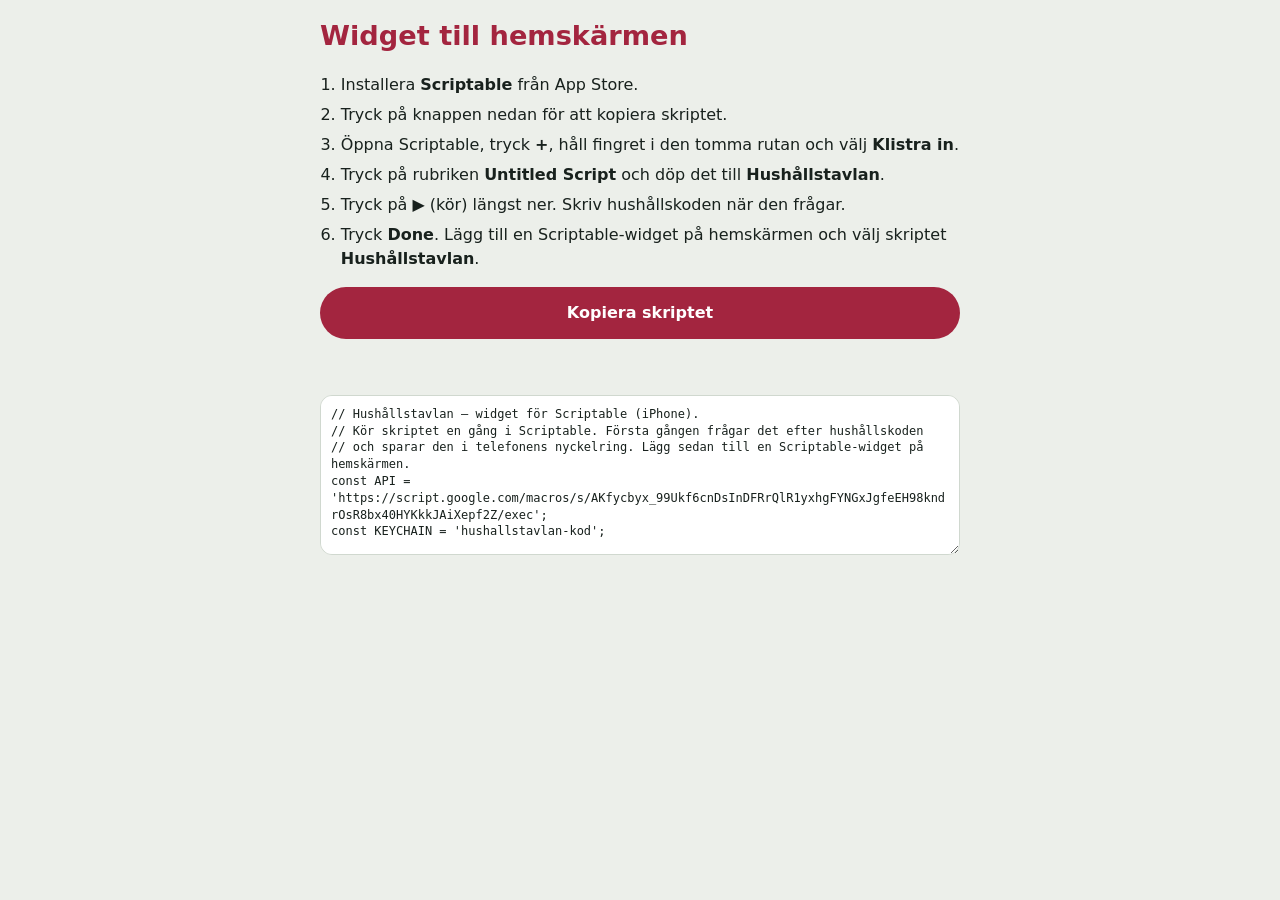
<file: widget.html>
<!doctype html>
<html lang="sv">
<head>
<meta charset="utf-8">
<meta name="viewport" content="width=device-width,initial-scale=1,viewport-fit=cover">
<title>Widget för Hushållstavlan</title>
<style>
:root{--bg:#ECEFEA;--surface:#fff;--ink:#18211D;--ink-2:#56625C;--line:#D0D8CF;--accent:#A3253F;--accent-ink:#fff;--moss:#3C6A4A;color-scheme:light}
@media (prefers-color-scheme:dark){:root{--bg:#101513;--surface:#19201D;--ink:#E4EBE6;--ink-2:#9CAAA2;--line:#2D3833;--accent:#EC7088;--accent-ink:#22090F;--moss:#86C597;color-scheme:dark}}
*{box-sizing:border-box}
body{margin:0;background:var(--bg);color:var(--ink);font:16px/1.5 -apple-system,"Segoe UI",system-ui,sans-serif;padding:calc(16px + env(safe-area-inset-top)) 16px calc(24px + env(safe-area-inset-bottom))}
main{max-width:640px;margin:0 auto;display:flex;flex-direction:column;gap:16px}
h1{font-size:1.7rem;margin:0;color:var(--accent)}
ol{margin:0;padding-left:1.3em;display:flex;flex-direction:column;gap:6px}
button{font:inherit;font-weight:700;border:0;border-radius:999px;padding:14px 20px;background:var(--accent);color:var(--accent-ink);min-height:52px}
textarea{width:100%;height:160px;border:1px solid var(--line);border-radius:12px;background:var(--surface);color:var(--ink);font:12px/1.4 ui-monospace,Menlo,monospace;padding:10px}
.ok{color:var(--moss);font-weight:700;min-height:1.5em}
</style>
</head>
<body>
<main>
<h1>Widget till hemskärmen</h1>
<ol>
<li>Installera <b>Scriptable</b> från App Store.</li>
<li>Tryck på knappen nedan för att kopiera skriptet.</li>
<li>Öppna Scriptable, tryck <b>+</b>, håll fingret i den tomma rutan och välj <b>Klistra in</b>.</li>
<li>Tryck på rubriken <b>Untitled Script</b> och döp det till <b>Hushållstavlan</b>.</li>
<li>Tryck på ▶ (kör) längst ner. Skriv hushållskoden när den frågar.</li>
<li>Tryck <b>Done</b>. Lägg till en Scriptable-widget på hemskärmen och välj skriptet <b>Hushållstavlan</b>.</li>
</ol>
<button id="copy" type="button">Kopiera skriptet</button>
<div class="ok" id="ok" role="status"></div>
<textarea id="code" readonly aria-label="Skriptet">Hämtar skriptet…</textarea>
</main>
<script>
const ta=document.getElementById('code'),ok=document.getElementById('ok');
fetch('widget.txt',{cache:'no-store'}).then(r=>r.text()).then(t=>{ta.value=t}).catch(()=>{ta.value='Kunde inte hämta skriptet. Ladda om sidan.'});
document.getElementById('copy').addEventListener('click',async()=>{
  try{await navigator.clipboard.writeText(ta.value);ok.textContent='Kopierat! Öppna Scriptable och klistra in.'}
  catch(e){ta.focus();ta.select();ta.setSelectionRange(0,ta.value.length);try{document.execCommand('copy');ok.textContent='Kopierat! Öppna Scriptable och klistra in.'}catch(x){ok.textContent='Texten är markerad. Tryck på den och välj Kopiera.'}}
});
</script>
</body>
</html>
</file>
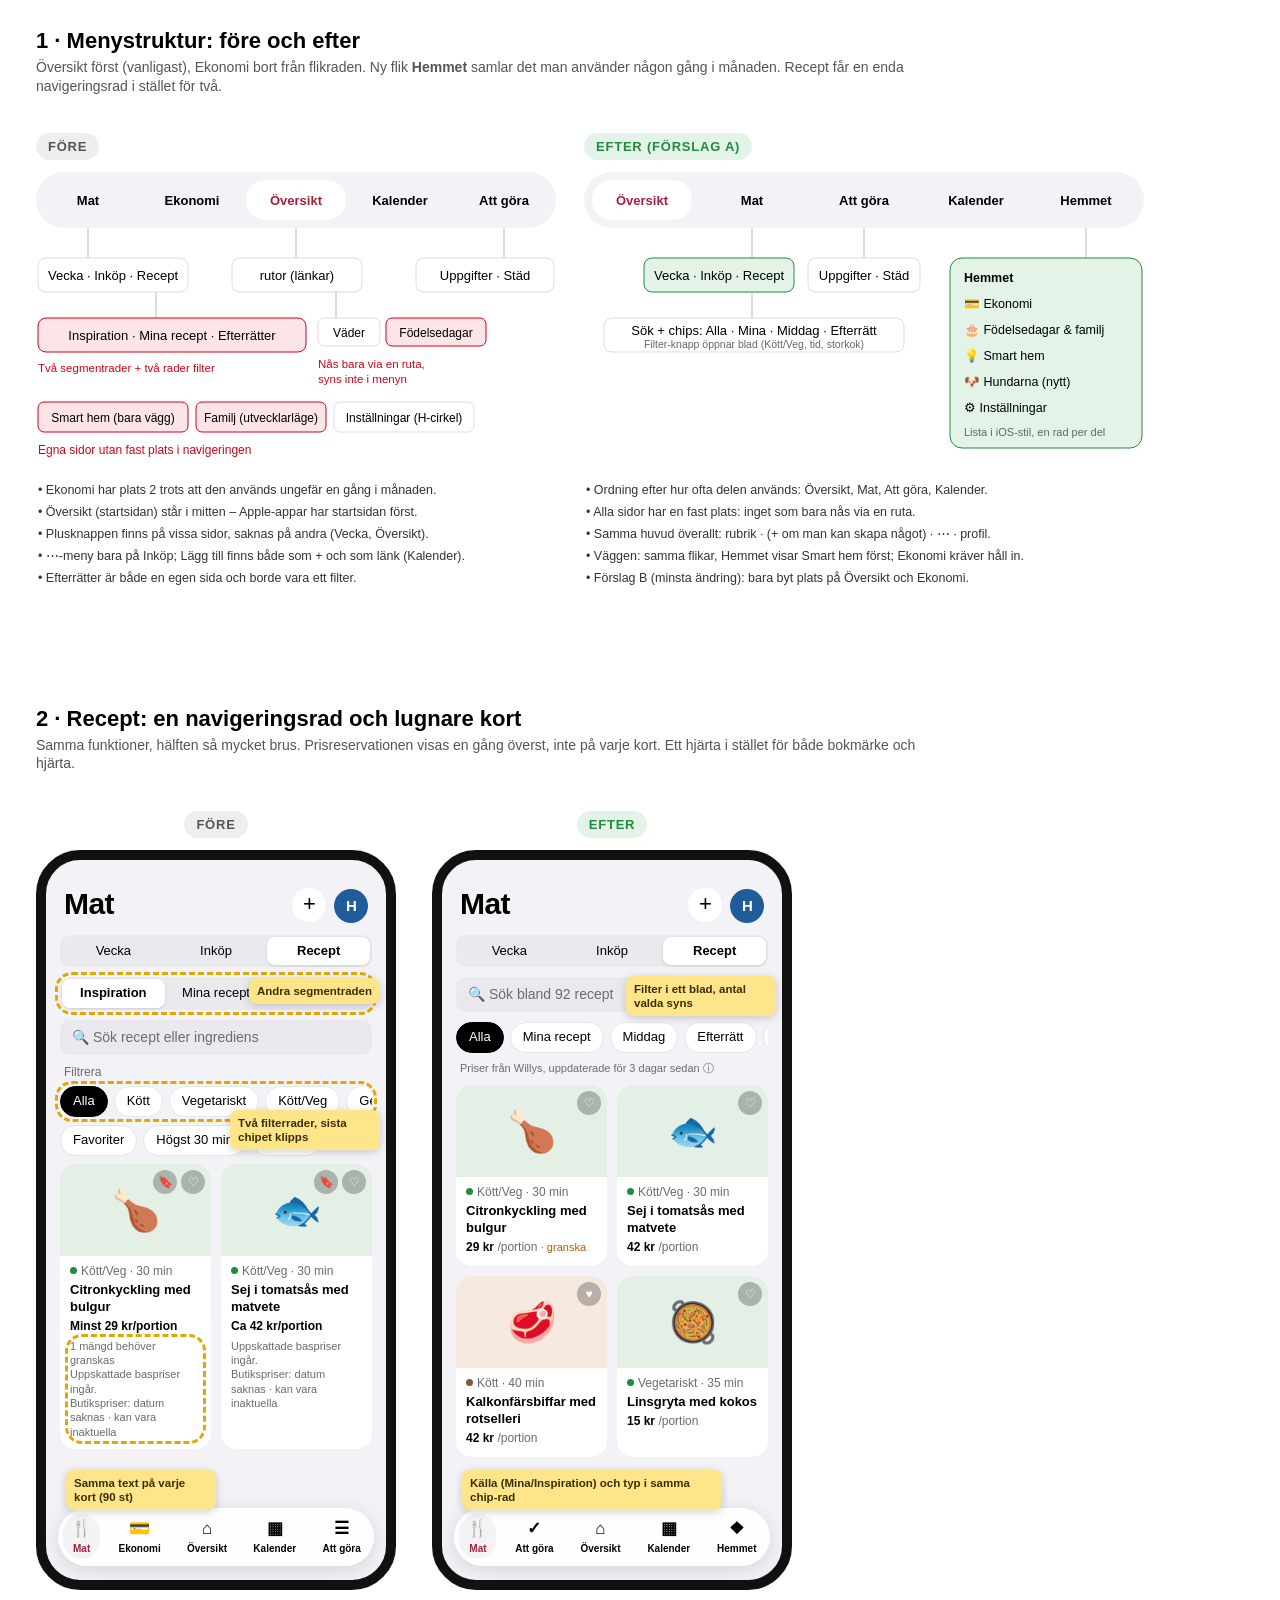
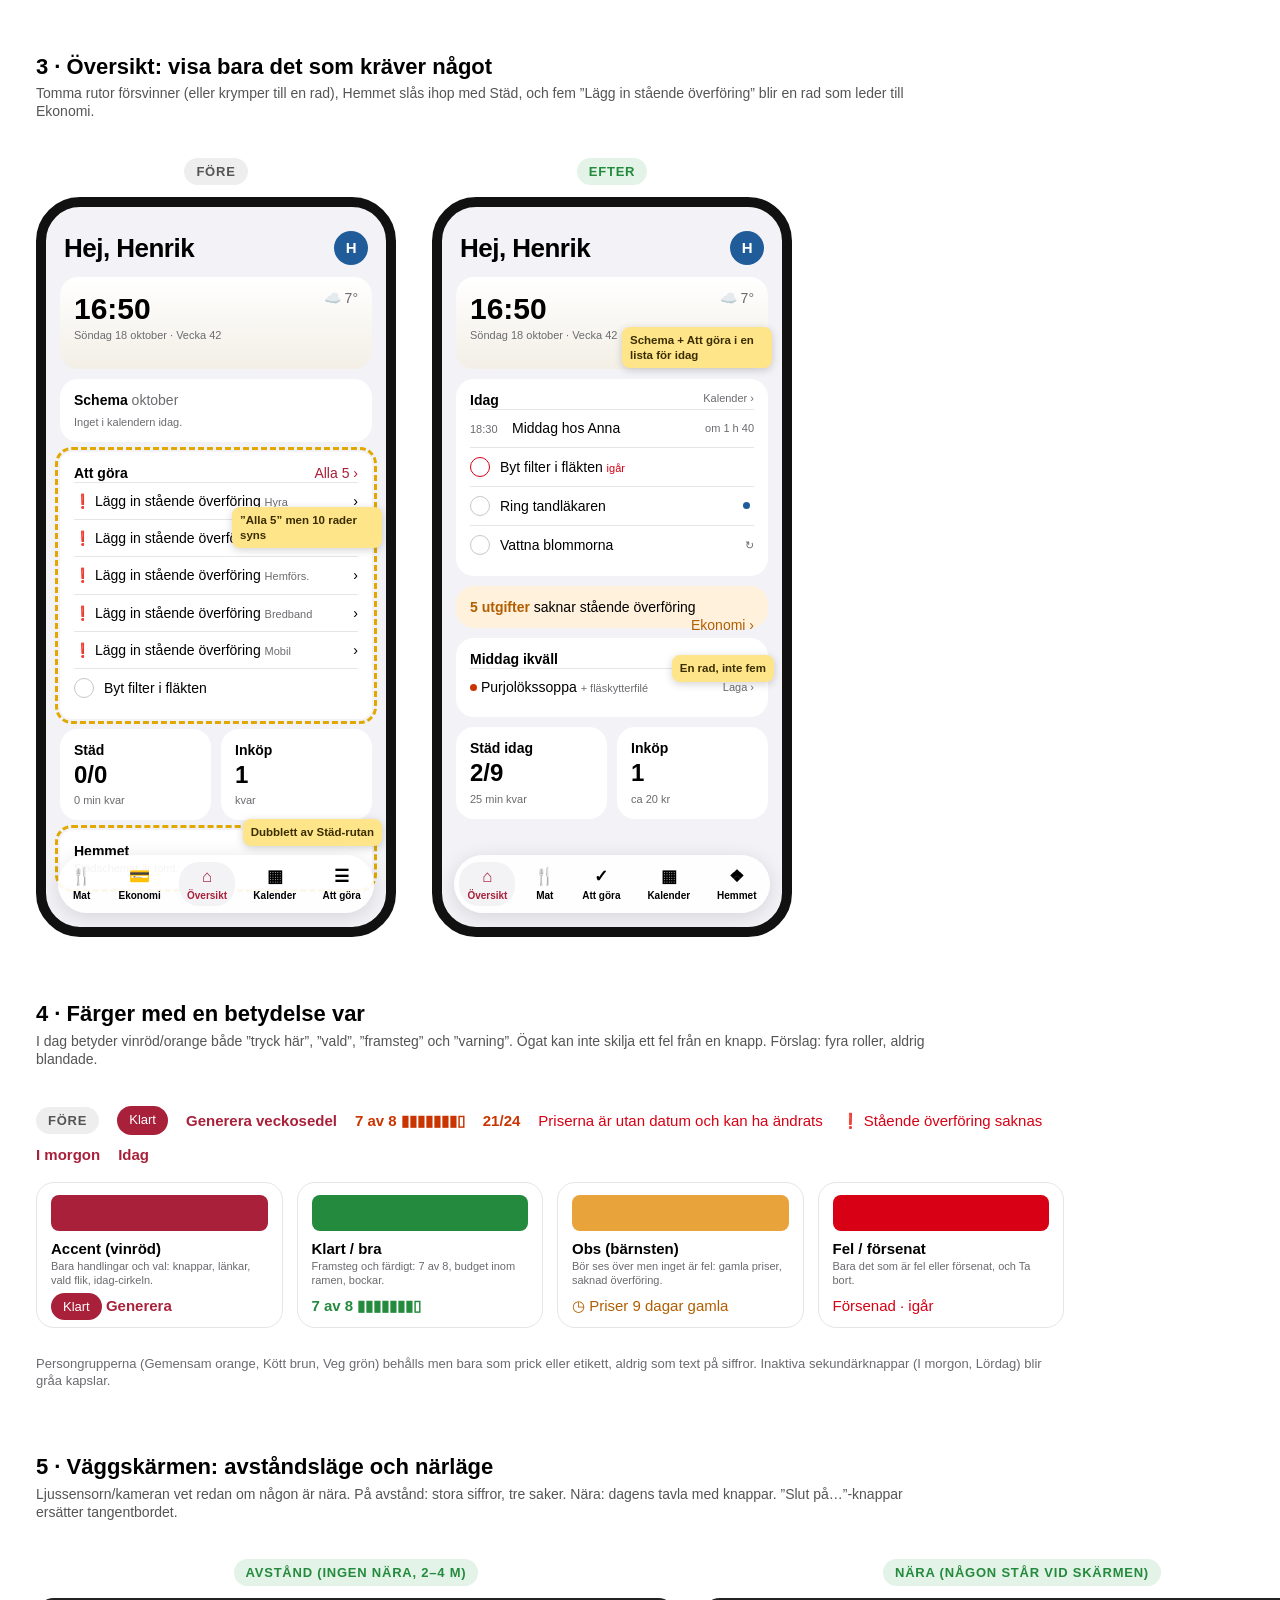
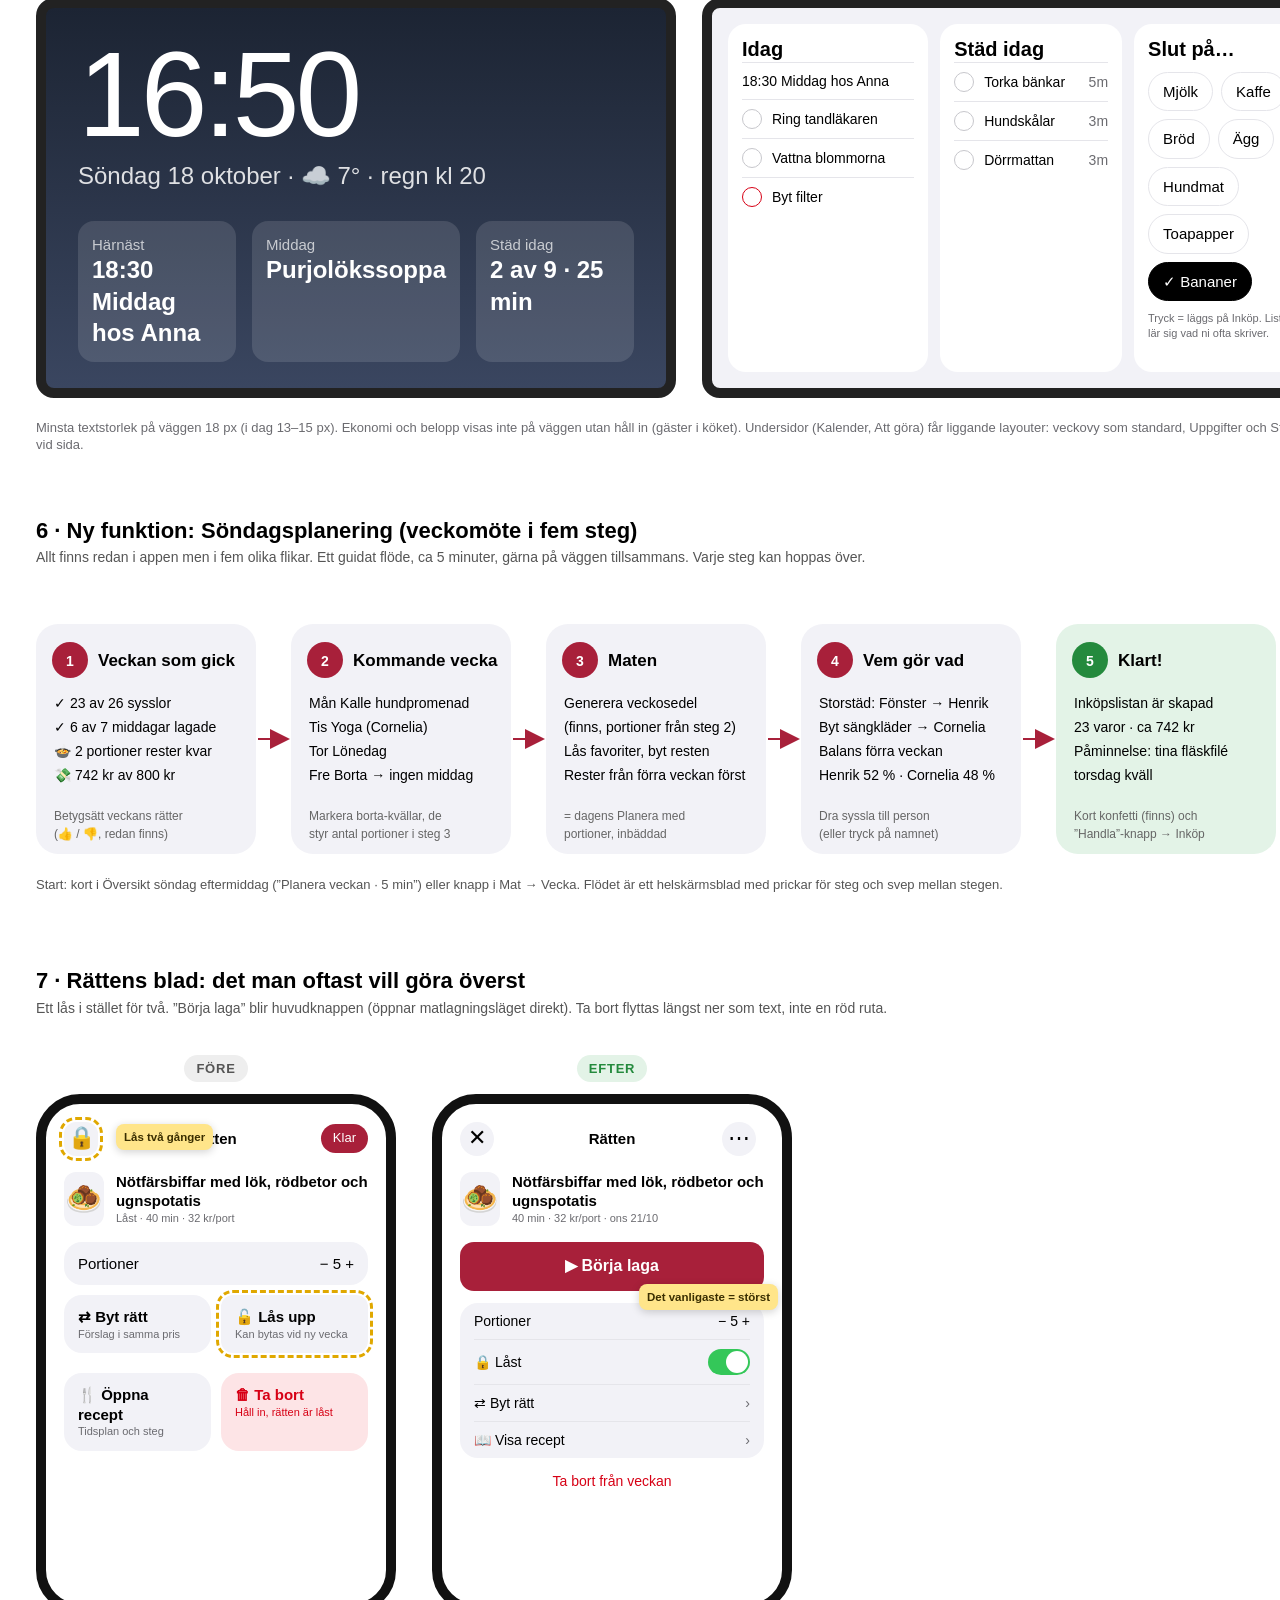
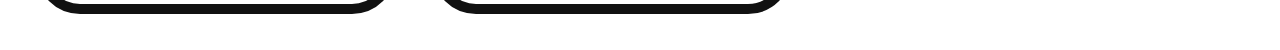
<file: docs/granskning-2026-11/skisser.html>
<!doctype html><html lang="sv"><head><meta charset="utf-8">
<style>
:root{--bg:#F2F2F7;--card:#fff;--ink:#000;--ink2:#6B6B70;--ink3:#AEAEB2;--line:#E5E5EA;--acc:#A8203A;--accS:#F7E6E9;--ok:#248A3D;--okS:#E3F3E7;--warn:#B25E00;--warnS:#FFF1DC;--bad:#D70015;--badS:#FDE4E6;--fill:#E9E9EE}
*{box-sizing:border-box}body{margin:0;font:15px/1.3 -apple-system,"SF Pro Text","Inter","Helvetica Neue",Arial,sans-serif;color:var(--ink);background:#fff}
.board{display:inline-flex;gap:36px;padding:32px 36px 36px;background:#fff;align-items:flex-start}
.col{display:flex;flex-direction:column;gap:12px;align-items:center}
.tag{font:700 13px/1 sans-serif;letter-spacing:.06em;text-transform:uppercase;padding:7px 12px;border-radius:99px}
.tag.fore{background:#EEE;color:#555}.tag.efter{background:var(--okS);color:var(--ok)}
.phone{width:360px;height:740px;background:var(--bg);border-radius:44px;border:10px solid #111;overflow:hidden;position:relative;padding:14px 14px 0}
.h1{font:700 30px/1.1 sans-serif;letter-spacing:-.02em;margin:10px 4px 12px;display:flex;justify-content:space-between;align-items:center}
.av{width:34px;height:34px;border-radius:50%;background:#1F5C99;color:#fff;font:600 15px/34px sans-serif;text-align:center}
.circ{width:34px;height:34px;border-radius:50%;background:#fff;color:#000;font:400 22px/32px sans-serif;text-align:center;display:inline-block;margin-right:8px}
.seg{display:flex;background:var(--fill);border-radius:10px;padding:2px;margin:0 0 10px}.seg span{flex:1;text-align:center;padding:6px 0;font-size:13px;font-weight:500;border-radius:8px}.seg .on{background:#fff;box-shadow:0 1px 3px rgba(0,0,0,.12);font-weight:600}
.search{background:var(--fill);border-radius:10px;padding:8px 12px;color:var(--ink2);font-size:14px;margin-bottom:10px}
.chips{display:flex;gap:6px;flex-wrap:nowrap;overflow:hidden;margin-bottom:8px}.chip{border-radius:99px;padding:6px 12px;background:#fff;font-size:13px;white-space:nowrap;border:1px solid var(--line)}.chip.on{background:#000;color:#fff;border-color:#000}
.lbl{font-size:12px;color:var(--ink2);margin:4px 4px 6px}
.card{background:var(--card);border-radius:18px;padding:12px 14px;margin-bottom:10px}
.cards2{display:grid;grid-template-columns:1fr 1fr;gap:10px}
.rc{background:#fff;border-radius:16px;overflow:hidden}.rc .img{height:92px;background:#E4EFE6;display:flex;align-items:center;justify-content:center;font-size:40px;position:relative}
.rc .b{padding:8px 10px 10px;font-size:12px}.rc .t{font-weight:600;font-size:13px;margin:3px 0}.mu{color:var(--ink2)}.xs{font-size:11px}
.ic{position:absolute;top:6px;right:6px;width:24px;height:24px;border-radius:50%;background:rgba(0,0,0,.25);color:#fff;font-size:12px;line-height:24px;text-align:center}.ic.l{right:34px}
.dot{display:inline-block;width:7px;height:7px;border-radius:50%;margin-right:4px;vertical-align:1px}
.nav{position:absolute;left:12px;right:12px;bottom:14px;height:58px;border-radius:30px;background:rgba(255,255,255,.92);box-shadow:0 4px 20px rgba(0,0,0,.12);display:flex;justify-content:space-around;align-items:center;font-size:10px;font-weight:600}
.nav div{text-align:center;padding:4px 8px;border-radius:20px}.nav .on{color:var(--acc);background:#F3F3F5}.nav b{display:block;font-size:17px;margin-bottom:1px}
.row{display:flex;justify-content:space-between;align-items:center;padding:9px 0;border-top:1px solid var(--line);font-size:14px}.row:first-child{border-top:0}
.ck{width:20px;height:20px;border-radius:50%;border:1.5px solid #C7C7CC;display:inline-block;vertical-align:-5px;margin-right:10px}
.hl{outline:3px dashed #E0A800;outline-offset:2px;border-radius:12px}
.note{position:absolute;background:#FFE58A;color:#3A2E00;font:600 11.5px/1.25 sans-serif;padding:6px 8px;border-radius:8px;box-shadow:0 2px 8px rgba(0,0,0,.18);max-width:150px;z-index:5}
.title{font:700 22px/1.2 sans-serif;margin:0 0 4px}.sub{font-size:14px;color:#555;max-width:900px;margin:0 0 6px}
.wrap{padding:28px 36px 0;background:#fff}
</style></head><body>

<!-- 1. MENY -->
<section id="m1" style="display:inline-block;background:#fff">
<div class="wrap"><div class="title">1 · Menystruktur: före och efter</div><div class="sub">Översikt först (vanligast), Ekonomi bort från flikraden. Ny flik <b>Hemmet</b> samlar det man använder någon gång i månaden. Recept får en enda navigeringsrad i stället för två.</div></div>
<div class="board" style="gap:28px">
 <div class="col" style="align-items:stretch;width:520px"><span class="tag fore" style="align-self:flex-start">Före</span>
  <svg width="520" height="470" viewBox="0 0 520 470" font-family="sans-serif" font-size="13">
   <rect x="0" y="0" width="520" height="56" rx="28" fill="#F2F2F7"/>
   <g text-anchor="middle" font-weight="600"><text x="52" y="33">Mat</text><text x="156" y="33">Ekonomi</text><rect x="210" y="8" width="100" height="40" rx="20" fill="#fff"/><text x="260" y="33" fill="#A8203A">Översikt</text><text x="364" y="33">Kalender</text><text x="468" y="33">Att göra</text></g>
   <g stroke="#bbb" fill="none"><path d="M52 56v30"/><path d="M468 56v30"/><path d="M260 56v30"/></g>
   <rect x="2" y="86" width="150" height="34" rx="8" fill="#fff" stroke="#ddd"/><text x="77" y="108" text-anchor="middle">Vecka · Inköp · Recept</text>
   <path d="M120 120v26" stroke="#bbb"/>
   <rect x="2" y="146" width="268" height="34" rx="8" fill="#FDE4E6" stroke="#D70015"/><text x="136" y="168" text-anchor="middle">Inspiration · Mina recept · Efterrätter</text>
   <text x="2" y="200" fill="#D70015" font-size="11.5">Två segmentrader + två rader filter</text>
   <rect x="380" y="86" width="138" height="34" rx="8" fill="#fff" stroke="#ddd"/><text x="449" y="108" text-anchor="middle">Uppgifter · Städ</text>
   <rect x="196" y="86" width="130" height="34" rx="8" fill="#fff" stroke="#ddd"/><text x="261" y="108" text-anchor="middle">rutor (länkar)</text>
   <path d="M300 120v26" stroke="#bbb"/>
   <g font-size="12"><rect x="282" y="146" width="62" height="28" rx="6" fill="#fff" stroke="#ddd"/><text x="313" y="165" text-anchor="middle">Väder</text>
   <rect x="350" y="146" width="100" height="28" rx="6" fill="#FDE4E6" stroke="#D70015"/><text x="400" y="165" text-anchor="middle">Födelsedagar</text></g>
   <text x="282" y="196" fill="#D70015" font-size="11.5">Nås bara via en ruta,</text><text x="282" y="211" fill="#D70015" font-size="11.5">syns inte i menyn</text>
   <g font-size="12"><rect x="2" y="230" width="150" height="30" rx="6" fill="#FDE4E6" stroke="#D70015"/><text x="77" y="250" text-anchor="middle">Smart hem (bara vägg)</text>
   <rect x="160" y="230" width="130" height="30" rx="6" fill="#FDE4E6" stroke="#D70015"/><text x="225" y="250" text-anchor="middle">Familj (utvecklarläge)</text>
   <rect x="298" y="230" width="140" height="30" rx="6" fill="#fff" stroke="#ddd"/><text x="368" y="250" text-anchor="middle">Inställningar (H-cirkel)</text></g>
   <text x="2" y="282" fill="#D70015" font-size="12">Egna sidor utan fast plats i navigeringen</text>
   <g font-size="12.5" fill="#333">
    <text x="2" y="322">• Ekonomi har plats 2 trots att den används ungefär en gång i månaden.</text>
    <text x="2" y="344">• Översikt (startsidan) står i mitten – Apple-appar har startsidan först.</text>
    <text x="2" y="366">• Plusknappen finns på vissa sidor, saknas på andra (Vecka, Översikt).</text>
    <text x="2" y="388">• ⋯-meny bara på Inköp; Lägg till finns både som + och som länk (Kalender).</text>
    <text x="2" y="410">• Efterrätter är både en egen sida och borde vara ett filter.</text>
   </g>
  </svg></div>
 <div class="col" style="align-items:stretch;width:560px"><span class="tag efter" style="align-self:flex-start">Efter (förslag A)</span>
  <svg width="560" height="470" viewBox="0 0 560 470" font-family="sans-serif" font-size="13">
   <rect x="0" y="0" width="560" height="56" rx="28" fill="#F2F2F7"/>
   <g text-anchor="middle" font-weight="600"><rect x="8" y="8" width="100" height="40" rx="20" fill="#fff"/><text x="58" y="33" fill="#A8203A">Översikt</text><text x="168" y="33">Mat</text><text x="280" y="33">Att göra</text><text x="392" y="33">Kalender</text><text x="502" y="33">Hemmet</text></g>
   <g stroke="#bbb"><path d="M168 56v30"/><path d="M280 56v30"/><path d="M502 56v30"/></g>
   <rect x="60" y="86" width="150" height="34" rx="8" fill="#E3F3E7" stroke="#248A3D"/><text x="135" y="108" text-anchor="middle">Vecka · Inköp · Recept</text>
   <path d="M168 120v26" stroke="#bbb"/>
   <rect x="20" y="146" width="300" height="34" rx="8" fill="#fff" stroke="#ddd"/><text x="170" y="163" text-anchor="middle">Sök + chips: Alla · Mina · Middag · Efterrätt</text><text x="170" y="176" text-anchor="middle" font-size="10.5" fill="#666">Filter-knapp öppnar blad (Kött/Veg, tid, storkok)</text>
   <rect x="250" y="86" width="64" height="34" rx="8" fill="#fff" stroke="#ddd" opacity="0"/>
   <rect x="232" y="196" width="0" height="0"/>
   <rect x="366" y="86" width="192" height="190" rx="12" fill="#E3F3E7" stroke="#248A3D"/>
   <g font-size="12.5"><text x="380" y="110" font-weight="700">Hemmet</text>
    <text x="380" y="136">💳  Ekonomi</text><text x="380" y="162">🎂  Födelsedagar &amp; familj</text><text x="380" y="188">💡  Smart hem</text><text x="380" y="214">🐶  Hundarna (nytt)</text><text x="380" y="240">⚙︎  Inställningar</text><text x="380" y="264" font-size="11" fill="#666">Lista i iOS-stil, en rad per del</text></g>
   <rect x="224" y="86" width="112" height="34" rx="8" fill="#fff" stroke="#ddd"/><text x="280" y="108" text-anchor="middle">Uppgifter · Städ</text>
   <g font-size="12.5" fill="#333">
    <text x="2" y="322">• Ordning efter hur ofta delen används: Översikt, Mat, Att göra, Kalender.</text>
    <text x="2" y="344">• Alla sidor har en fast plats: inget som bara nås via en ruta.</text>
    <text x="2" y="366">• Samma huvud överallt: rubrik · (+ om man kan skapa något) · ⋯ · profil.</text>
    <text x="2" y="388">• Väggen: samma flikar, Hemmet visar Smart hem först; Ekonomi kräver håll in.</text>
    <text x="2" y="410">• Förslag B (minsta ändring): bara byt plats på Översikt och Ekonomi.</text>
   </g>
  </svg></div>
</div></section>

<!-- 2. RECEPT -->
<section id="m2" style="display:inline-block;background:#fff">
<div class="wrap"><div class="title">2 · Recept: en navigeringsrad och lugnare kort</div><div class="sub">Samma funktioner, hälften så mycket brus. Prisreservationen visas en gång överst, inte på varje kort. Ett hjärta i stället för både bokmärke och hjärta.</div></div>
<div class="board">
<div class="col"><span class="tag fore">Före</span><div class="phone">
 <div class="h1">Mat <span><span class="circ">+</span><span class="av" style="display:inline-block">H</span></span></div>
 <div class="seg"><span>Vecka</span><span>Inköp</span><span class="on">Recept</span></div>
 <div class="seg hl"><span class="on">Inspiration</span><span>Mina recept</span><span>Efterrätter</span></div>
 <div class="search">🔍 Sök recept eller ingrediens</div>
 <div class="lbl">Filtrera</div>
 <div class="chips hl"><span class="chip on">Alla</span><span class="chip">Kött</span><span class="chip">Vegetariskt</span><span class="chip">Kött/Veg</span><span class="chip">Gem</span></div>
 <div class="chips"><span class="chip">Favoriter</span><span class="chip">Högst 30 min</span><span class="chip">Storkok</span></div>
 <div class="cards2">
  <div class="rc"><div class="img">🍗<span class="ic l">🔖</span><span class="ic">♡</span></div><div class="b"><span class="mu"><span class="dot" style="background:#248A3D"></span>Kött/Veg · 30 min</span><div class="t">Citronkyckling med bulgur</div><b>Minst 29 kr/portion</b><div class="xs mu hl" style="margin-top:4px">1 mängd behöver granskas<br>Uppskattade baspriser ingår.<br>Butikspriser: datum saknas · kan vara inaktuella</div></div></div>
  <div class="rc"><div class="img">🐟<span class="ic l">🔖</span><span class="ic">♡</span></div><div class="b"><span class="mu"><span class="dot" style="background:#248A3D"></span>Kött/Veg · 30 min</span><div class="t">Sej i tomatsås med matvete</div><b>Ca 42 kr/portion</b><div class="xs mu" style="margin-top:4px">Uppskattade baspriser ingår.<br>Butikspriser: datum saknas · kan vara inaktuella</div></div></div>
 </div>
 <div class="note" style="top:118px;right:6px">Andra segmentraden</div>
 <div class="note" style="top:250px;right:6px">Två filterrader, sista chipet klipps</div>
 <div class="note" style="top:610px;left:20px">Samma text på varje kort (90 st)</div>
 <div class="nav"><div class="on"><b>🍴</b>Mat</div><div><b>💳</b>Ekonomi</div><div><b>⌂</b>Översikt</div><div><b>▦</b>Kalender</div><div><b>☰</b>Att göra</div></div>
</div></div>
<div class="col"><span class="tag efter">Efter</span><div class="phone">
 <div class="h1">Mat <span><span class="circ">+</span><span class="av" style="display:inline-block">H</span></span></div>
 <div class="seg"><span>Vecka</span><span>Inköp</span><span class="on">Recept</span></div>
 <div style="display:flex;gap:8px"><div class="search" style="flex:1">🔍 Sök bland 92 recept</div><div class="search" style="color:#000;font-weight:600">⚲ Filter·2</div></div>
 <div class="chips"><span class="chip on">Alla</span><span class="chip">Mina recept</span><span class="chip">Middag</span><span class="chip">Efterrätt</span><span class="chip">♥</span></div>
 <div class="xs mu" style="margin:2px 4px 10px">Priser från Willys, uppdaterade för 3 dagar sedan ⓘ</div>
 <div class="cards2">
  <div class="rc"><div class="img">🍗<span class="ic">♡</span></div><div class="b"><span class="mu"><span class="dot" style="background:#248A3D"></span>Kött/Veg · 30 min</span><div class="t">Citronkyckling med bulgur</div><b>29 kr</b> <span class="mu">/portion</span> <span style="color:#B25E00" class="xs">· granska</span></div></div>
  <div class="rc"><div class="img">🐟<span class="ic">♡</span></div><div class="b"><span class="mu"><span class="dot" style="background:#248A3D"></span>Kött/Veg · 30 min</span><div class="t">Sej i tomatsås med matvete</div><b>42 kr</b> <span class="mu">/portion</span></div></div>
  <div class="rc"><div class="img" style="background:#F5E9E0">🥩<span class="ic">♥</span></div><div class="b"><span class="mu"><span class="dot" style="background:#7A5C38"></span>Kött · 40 min</span><div class="t">Kalkonfärsbiffar med rotselleri</div><b>42 kr</b> <span class="mu">/portion</span></div></div>
  <div class="rc"><div class="img">🥘<span class="ic">♡</span></div><div class="b"><span class="mu"><span class="dot" style="background:#248A3D"></span>Vegetariskt · 35 min</span><div class="t">Linsgryta med kokos</div><b>15 kr</b> <span class="mu">/portion</span></div></div>
 </div>
 <div class="note" style="top:116px;right:6px">Filter i ett blad, antal valda syns</div>
 <div class="note" style="top:610px;left:20px;max-width:260px">Källa (Mina/Inspiration) och typ i samma chip-rad</div>
 <div class="nav"><div class="on"><b>🍴</b>Mat</div><div><b>✓</b>Att göra</div><div><b>⌂</b>Översikt</div><div><b>▦</b>Kalender</div><div><b>❖</b>Hemmet</div></div>
</div></div>
</div></section>

<!-- 3. ÖVERSIKT -->
<section id="m3" style="display:inline-block;background:#fff">
<div class="wrap"><div class="title">3 · Översikt: visa bara det som kräver något</div><div class="sub">Tomma rutor försvinner (eller krymper till en rad), Hemmet slås ihop med Städ, och fem ”Lägg in stående överföring” blir en rad som leder till Ekonomi.</div></div>
<div class="board">
<div class="col"><span class="tag fore">Före</span><div class="phone" style="font-size:14px">
 <div class="h1" style="font-size:26px">Hej, Henrik <span class="av">H</span></div>
 <div class="card" style="height:92px;background:linear-gradient(#fff,#F3EFE6)"><b style="font-size:30px">16:50</b> <span class="mu" style="float:right">☁️ 7°</span><div class="xs mu">Söndag 18 oktober · Vecka 42</div></div>
 <div class="card"><b>Schema</b> <span class="mu">oktober</span><div class="mu xs" style="margin-top:6px">Inget i kalendern idag.</div></div>
 <div class="card hl"><b>Att göra</b> <span style="float:right;color:var(--acc)">Alla 5 ›</span>
  <div class="row"><span><span style="color:#B25E00">❗</span> Lägg in stående överföring <span class="mu xs">Hyra</span></span>›</div>
  <div class="row"><span><span style="color:#B25E00">❗</span> Lägg in stående överföring <span class="mu xs">El</span></span>›</div>
  <div class="row"><span><span style="color:#B25E00">❗</span> Lägg in stående överföring <span class="mu xs">Hemförs.</span></span>›</div>
  <div class="row"><span><span style="color:#B25E00">❗</span> Lägg in stående överföring <span class="mu xs">Bredband</span></span>›</div>
  <div class="row"><span><span style="color:#B25E00">❗</span> Lägg in stående överföring <span class="mu xs">Mobil</span></span>›</div>
  <div class="row"><span><span class="ck"></span>Byt filter i fläkten</span></div>
 </div>
 <div class="cards2" style="gap:10px"><div class="card"><b>Städ</b><div style="font-size:24px;font-weight:700">0/0</div><span class="xs mu">0 min kvar</span></div><div class="card"><b>Inköp</b><div style="font-size:24px;font-weight:700">1</div><span class="xs mu">kvar</span></div></div>
 <div class="card hl"><b>Hemmet</b><div class="mu xs">Städschemat är tomt.</div></div>
 <div class="note" style="top:300px;right:4px">”Alla 5” men 10 rader syns</div>
 <div class="note" style="top:612px;right:4px">Dubblett av Städ-rutan</div>
 <div class="nav"><div><b>🍴</b>Mat</div><div><b>💳</b>Ekonomi</div><div class="on"><b>⌂</b>Översikt</div><div><b>▦</b>Kalender</div><div><b>☰</b>Att göra</div></div>
</div></div>
<div class="col"><span class="tag efter">Efter</span><div class="phone" style="font-size:14px">
 <div class="h1" style="font-size:26px">Hej, Henrik <span class="av">H</span></div>
 <div class="card" style="height:92px;background:linear-gradient(#fff,#F3EFE6)"><b style="font-size:30px">16:50</b> <span class="mu" style="float:right">☁️ 7°</span><div class="xs mu">Söndag 18 oktober · Vecka 42</div></div>
 <div class="card"><b>Idag</b> <span class="mu xs" style="float:right">Kalender ›</span>
  <div class="row"><span><span class="mu xs" style="display:inline-block;width:42px">18:30</span>Middag hos Anna</span><span class="mu xs">om 1 h 40</span></div>
  <div class="row"><span><span class="ck" style="border-color:#D70015"></span>Byt filter i fläkten <span class="xs" style="color:#D70015">igår</span></span></div>
  <div class="row"><span><span class="ck"></span>Ring tandläkaren</span><span class="dot" style="background:#1F5C99"></span></div>
  <div class="row"><span><span class="ck"></span>Vattna blommorna</span><span class="mu xs">↻</span></div>
 </div>
 <div class="card" style="background:var(--warnS)"><span style="color:#B25E00;font-weight:700">5 utgifter</span> saknar stående överföring <span style="float:right;color:#B25E00">Ekonomi ›</span></div>
 <div class="card"><b>Middag ikväll</b><div class="row"><span><span class="dot" style="background:#C93400"></span>Purjolökssoppa <span class="mu xs">+ fläskytterfilé</span></span><span class="mu xs">Laga ›</span></div></div>
 <div class="cards2" style="gap:10px"><div class="card"><b>Städ idag</b><div style="font-size:24px;font-weight:700">2/9</div><span class="xs mu">25 min kvar</span></div><div class="card"><b>Inköp</b><div style="font-size:24px;font-weight:700">1</div><span class="xs mu">ca 20 kr</span></div></div>
 <div class="note" style="top:120px;right:10px">Schema + Att göra i en lista för idag</div>
 <div class="note" style="top:448px;right:8px">En rad, inte fem</div>
 <div class="nav"><div class="on"><b>⌂</b>Översikt</div><div><b>🍴</b>Mat</div><div><b>✓</b>Att göra</div><div><b>▦</b>Kalender</div><div><b>❖</b>Hemmet</div></div>
</div></div>
</div></section>

<!-- 4. FÄRGER -->
<section id="m4" style="display:inline-block;background:#fff;width:1100px">
<div class="wrap"><div class="title">4 · Färger med en betydelse var</div><div class="sub">I dag betyder vinröd/orange både ”tryck här”, ”vald”, ”framsteg” och ”varning”. Ögat kan inte skilja ett fel från en knapp. Förslag: fyra roller, aldrig blandade.</div></div>
<div class="board" style="flex-direction:column;gap:18px;width:100%">
 <div style="display:flex;gap:10px 18px;align-items:center;flex-wrap:wrap;white-space:nowrap"><span class="tag fore">Före</span>
  <span class="chip" style="background:#A8203A;color:#fff;border:0">Klart</span><span style="color:#A8203A;font-weight:600">Generera veckosedel</span><span style="color:#C93400;font-weight:700">7 av 8 ▮▮▮▮▮▮▮▯</span><span style="color:#C93400;font-weight:700">21/24</span><span style="color:#D70015">Priserna är utan datum och kan ha ändrats</span><span style="color:#D70015">❗ Stående överföring saknas</span><span style="color:#A8203A;font-weight:600">I morgon</span><span style="color:#A8203A;font-weight:600">Idag</span>
 </div>
 <div style="display:grid;grid-template-columns:repeat(4,1fr);gap:14px">
  <div class="card" style="border:1px solid var(--line)"><div style="height:36px;border-radius:8px;background:#A8203A;margin-bottom:8px"></div><b>Accent (vinröd)</b><div class="mu xs">Bara handlingar och val: knappar, länkar, vald flik, idag-cirkeln.</div><div style="margin-top:8px"><span class="chip" style="background:#A8203A;color:#fff;border:0">Klart</span> <span style="color:#A8203A;font-weight:600">Generera</span></div></div>
  <div class="card" style="border:1px solid var(--line)"><div style="height:36px;border-radius:8px;background:#248A3D;margin-bottom:8px"></div><b>Klart / bra</b><div class="mu xs">Framsteg och färdigt: 7 av 8, budget inom ramen, bockar.</div><div style="margin-top:8px;color:#248A3D;font-weight:700">7 av 8 ▮▮▮▮▮▮▮▯</div></div>
  <div class="card" style="border:1px solid var(--line)"><div style="height:36px;border-radius:8px;background:#E8A33A;margin-bottom:8px"></div><b>Obs (bärnsten)</b><div class="mu xs">Bör ses över men inget är fel: gamla priser, saknad överföring.</div><div style="margin-top:8px;color:#B25E00">◷ Priser 9 dagar gamla</div></div>
  <div class="card" style="border:1px solid var(--line)"><div style="height:36px;border-radius:8px;background:#D70015;margin-bottom:8px"></div><b>Fel / försenat</b><div class="mu xs">Bara det som är fel eller försenat, och Ta bort.</div><div style="margin-top:8px;color:#D70015">Försenad · igår</div></div>
 </div>
 <div class="mu" style="font-size:13px">Persongrupperna (Gemensam orange, Kött brun, Veg grön) behålls men bara som prick eller etikett, aldrig som text på siffror. Inaktiva sekundärknappar (I morgon, Lördag) blir gråa kapslar.</div>
</div></section>

<!-- 5. VÄGG -->
<section id="m5" style="display:inline-block;background:#fff">
<div class="wrap"><div class="title">5 · Väggskärmen: avståndsläge och närläge</div><div class="sub">Ljussensorn/kameran vet redan om någon är nära. På avstånd: stora siffror, tre saker. Nära: dagens tavla med knappar. ”Slut på…”-knappar ersätter tangentbordet.</div></div>
<div class="board" style="flex-direction:column;gap:22px">
 <div style="display:flex;gap:26px">
 <div class="col"><span class="tag efter">Avstånd (ingen nära, 2–4 m)</span>
  <div style="width:640px;height:400px;border-radius:18px;border:10px solid #222;background:linear-gradient(#1C2433,#3A4660);color:#fff;padding:26px 32px;position:relative;font-family:sans-serif">
   <div style="font:200 120px/1 sans-serif;letter-spacing:-4px">16:50</div>
   <div style="font-size:24px;opacity:.85;margin-top:6px">Söndag 18 oktober · ☁️ 7° · regn kl 20</div>
   <div style="position:absolute;left:32px;right:32px;bottom:26px;display:grid;grid-template-columns:1fr 1fr 1fr;gap:16px">
    <div style="background:rgba(255,255,255,.12);border-radius:16px;padding:14px"><div style="font-size:15px;opacity:.7">Härnäst</div><div style="font-size:24px;font-weight:600">18:30 Middag hos Anna</div></div>
    <div style="background:rgba(255,255,255,.12);border-radius:16px;padding:14px"><div style="font-size:15px;opacity:.7">Middag</div><div style="font-size:24px;font-weight:600">Purjolökssoppa</div></div>
    <div style="background:rgba(255,255,255,.12);border-radius:16px;padding:14px"><div style="font-size:15px;opacity:.7">Städ idag</div><div style="font-size:24px;font-weight:600">2 av 9 · 25 min</div></div>
   </div></div></div>
 <div class="col"><span class="tag efter">Nära (någon står vid skärmen)</span>
  <div style="width:640px;height:400px;border-radius:18px;border:10px solid #222;background:#F2F2F7;padding:16px;display:grid;grid-template-columns:1.1fr 1fr 1fr;gap:12px;font-size:16px">
   <div class="card" style="margin:0"><b style="font-size:20px">Idag</b><div class="row"><span>18:30 Middag hos Anna</span></div><div class="row"><span><span class="ck"></span>Ring tandläkaren</span></div><div class="row"><span><span class="ck"></span>Vattna blommorna</span></div><div class="row"><span><span class="ck" style="border-color:#D70015"></span>Byt filter</span></div></div>
   <div class="card" style="margin:0"><b style="font-size:20px">Städ idag</b><div class="row"><span><span class="ck"></span>Torka bänkar</span><span class="mu">5m</span></div><div class="row"><span><span class="ck"></span>Hundskålar</span><span class="mu">3m</span></div><div class="row"><span><span class="ck"></span>Dörrmattan</span><span class="mu">3m</span></div></div>
   <div class="card" style="margin:0"><b style="font-size:20px">Slut på…</b><div style="display:flex;flex-wrap:wrap;gap:8px;margin-top:10px">
    <span class="chip" style="font-size:15px;padding:9px 14px">Mjölk</span><span class="chip" style="font-size:15px;padding:9px 14px">Kaffe</span><span class="chip" style="font-size:15px;padding:9px 14px">Bröd</span><span class="chip" style="font-size:15px;padding:9px 14px">Ägg</span><span class="chip" style="font-size:15px;padding:9px 14px">Hundmat</span><span class="chip" style="font-size:15px;padding:9px 14px">Toapapper</span><span class="chip on" style="font-size:15px;padding:9px 14px">✓ Bananer</span></div>
    <div class="mu xs" style="margin-top:10px">Tryck = läggs på Inköp. Listan lär sig vad ni ofta skriver.</div></div>
  </div></div>
 </div>
 <div class="mu" style="font-size:13px;max-width:1300px">Minsta textstorlek på väggen 18 px (i dag 13–15 px). Ekonomi och belopp visas inte på väggen utan håll in (gäster i köket). Undersidor (Kalender, Att göra) får liggande layouter: veckovy som standard, Uppgifter och Städ sida vid sida.</div>
</div></section>

<!-- 6. SÖNDAG -->
<section id="m6" style="display:inline-block;background:#fff">
<div class="wrap"><div class="title">6 · Ny funktion: Söndagsplanering (veckomöte i fem steg)</div><div class="sub">Allt finns redan i appen men i fem olika flikar. Ett guidat flöde, ca 5 minuter, gärna på väggen tillsammans. Varje steg kan hoppas över.</div></div>
<div class="board" style="gap:14px">
 <svg width="1240" height="300" viewBox="0 0 1240 300" font-family="sans-serif">
  <defs><marker id="ar" markerWidth="10" markerHeight="10" refX="8" refY="5" orient="auto"><path d="M0 0 10 5 0 10z" fill="#A8203A"/></marker></defs>
  <g font-size="14">
  <g transform="translate(0,20)"><rect width="220" height="230" rx="22" fill="#F2F2F7"/><circle cx="34" cy="36" r="18" fill="#A8203A"/><text x="34" y="42" fill="#fff" text-anchor="middle" font-weight="700">1</text><text x="62" y="42" font-weight="700" font-size="17">Veckan som gick</text><text x="18" y="84">✓ 23 av 26 sysslor</text><text x="18" y="108">✓ 6 av 7 middagar lagade</text><text x="18" y="132">🍲 2 portioner rester kvar</text><text x="18" y="156">💸 742 kr av 800 kr</text><text x="18" y="196" fill="#666" font-size="12">Betygsätt veckans rätter</text><text x="18" y="214" fill="#666" font-size="12">(👍 / 👎, redan finns)</text></g>
  <g transform="translate(255,20)"><rect width="220" height="230" rx="22" fill="#F2F2F7"/><circle cx="34" cy="36" r="18" fill="#A8203A"/><text x="34" y="42" fill="#fff" text-anchor="middle" font-weight="700">2</text><text x="62" y="42" font-weight="700" font-size="17">Kommande vecka</text><text x="18" y="84">Mån  Kalle hundpromenad</text><text x="18" y="108">Tis  Yoga (Cornelia)</text><text x="18" y="132">Tor  Lönedag</text><text x="18" y="156">Fre  Borta → ingen middag</text><text x="18" y="196" fill="#666" font-size="12">Markera borta-kvällar, de</text><text x="18" y="214" fill="#666" font-size="12">styr antal portioner i steg 3</text></g>
  <g transform="translate(510,20)"><rect width="220" height="230" rx="22" fill="#F2F2F7"/><circle cx="34" cy="36" r="18" fill="#A8203A"/><text x="34" y="42" fill="#fff" text-anchor="middle" font-weight="700">3</text><text x="62" y="42" font-weight="700" font-size="17">Maten</text><text x="18" y="84">Generera veckosedel</text><text x="18" y="108">(finns, portioner från steg 2)</text><text x="18" y="132">Lås favoriter, byt resten</text><text x="18" y="156">Rester från förra veckan först</text><text x="18" y="196" fill="#666" font-size="12">= dagens Planera med</text><text x="18" y="214" fill="#666" font-size="12">portioner, inbäddad</text></g>
  <g transform="translate(765,20)"><rect width="220" height="230" rx="22" fill="#F2F2F7"/><circle cx="34" cy="36" r="18" fill="#A8203A"/><text x="34" y="42" fill="#fff" text-anchor="middle" font-weight="700">4</text><text x="62" y="42" font-weight="700" font-size="17">Vem gör vad</text><text x="18" y="84">Storstäd: Fönster → Henrik</text><text x="18" y="108">Byt sängkläder → Cornelia</text><text x="18" y="132">Balans förra veckan</text><text x="18" y="156">Henrik 52 % · Cornelia 48 %</text><text x="18" y="196" fill="#666" font-size="12">Dra syssla till person</text><text x="18" y="214" fill="#666" font-size="12">(eller tryck på namnet)</text></g>
  <g transform="translate(1020,20)"><rect width="220" height="230" rx="22" fill="#E3F3E7"/><circle cx="34" cy="36" r="18" fill="#248A3D"/><text x="34" y="42" fill="#fff" text-anchor="middle" font-weight="700">5</text><text x="62" y="42" font-weight="700" font-size="17">Klart!</text><text x="18" y="84">Inköpslistan är skapad</text><text x="18" y="108">23 varor · ca 742 kr</text><text x="18" y="132">Påminnelse: tina fläskfilé</text><text x="18" y="156">torsdag kväll</text><text x="18" y="196" fill="#666" font-size="12">Kort konfetti (finns) och</text><text x="18" y="214" fill="#666" font-size="12">”Handla”-knapp → Inköp</text></g>
  </g>
  <g stroke="#A8203A" stroke-width="2" marker-end="url(#ar)"><path d="M222 135h28"/><path d="M477 135h28"/><path d="M732 135h28"/><path d="M987 135h28"/></g>
  <text x="0" y="285" font-size="13" fill="#555">Start: kort i Översikt söndag eftermiddag (”Planera veckan · 5 min”) eller knapp i Mat → Vecka. Flödet är ett helskärmsblad med prickar för steg och svep mellan stegen.</text>
 </svg>
</div></section>

<!-- 7. RÄTTENS BLAD -->
<section id="m7" style="display:inline-block;background:#fff">
<div class="wrap"><div class="title">7 · Rättens blad: det man oftast vill göra överst</div><div class="sub">Ett lås i stället för två. ”Börja laga” blir huvudknappen (öppnar matlagningsläget direkt). Ta bort flyttas längst ner som text, inte en röd ruta.</div></div>
<div class="board">
<div class="col"><span class="tag fore">Före</span><div class="phone" style="height:520px;background:#fff;padding:18px">
 <div style="display:flex;justify-content:space-between;align-items:center"><span class="circ hl" style="background:#F2F2F7">🔒</span><b>Rätten</b><span class="chip" style="background:#A8203A;color:#fff;border:0">Klar</span></div>
 <div style="display:flex;gap:12px;margin:16px 0"><div style="width:54px;height:54px;border-radius:12px;background:#F2F2F7;font-size:30px;text-align:center;line-height:54px">🧆</div><div><b>Nötfärsbiffar med lök, rödbetor och ugnspotatis</b><div class="mu xs">Låst · 40 min · 32 kr/port</div></div></div>
 <div class="card" style="background:#F2F2F7">Portioner <span style="float:right">− 5 +</span></div>
 <div class="cards2"><div class="card" style="background:#F2F2F7"><b>⇄ Byt rätt</b><div class="xs mu">Förslag i samma pris</div></div><div class="card hl" style="background:#F2F2F7"><b>🔓 Lås upp</b><div class="xs mu">Kan bytas vid ny vecka</div></div><div class="card" style="background:#F2F2F7"><b>🍴 Öppna recept</b><div class="xs mu">Tidsplan och steg</div></div><div class="card" style="background:var(--badS);color:#D70015"><b>🗑 Ta bort</b><div class="xs">Håll in, rätten är låst</div></div></div>
 <div class="note" style="top:20px;left:70px">Lås två gånger</div>
</div></div>
<div class="col"><span class="tag efter">Efter</span><div class="phone" style="height:520px;background:#fff;padding:18px">
 <div style="display:flex;justify-content:space-between;align-items:center"><span class="circ" style="background:#F2F2F7">✕</span><b>Rätten</b><span class="circ" style="background:#F2F2F7">⋯</span></div>
 <div style="display:flex;gap:12px;margin:16px 0"><div style="width:54px;height:54px;border-radius:12px;background:#F2F2F7;font-size:30px;text-align:center;line-height:54px">🧆</div><div><b>Nötfärsbiffar med lök, rödbetor och ugnspotatis</b><div class="mu xs">40 min · 32 kr/port · ons 21/10</div></div></div>
 <div style="background:#A8203A;color:#fff;border-radius:14px;padding:14px;text-align:center;font-weight:700;font-size:16px">▶ Börja laga</div>
 <div class="card" style="background:#F2F2F7;margin-top:12px;padding:0 14px"><div class="row">Portioner <span>− 5 +</span></div><div class="row"><span>🔒 Låst</span><span style="display:inline-block;width:42px;height:26px;border-radius:13px;background:#34C759;position:relative"><span style="position:absolute;right:2px;top:2px;width:22px;height:22px;border-radius:50%;background:#fff"></span></span></div><div class="row"><span>⇄ Byt rätt</span><span class="mu">›</span></div><div class="row"><span>📖 Visa recept</span><span class="mu">›</span></div></div>
 <div style="text-align:center;color:#D70015;margin-top:14px;font-size:14px">Ta bort från veckan</div>
 <div class="note" style="top:180px;right:4px">Det vanligaste = störst</div>
</div></div>
</div></section>
</body></html>
</file>
